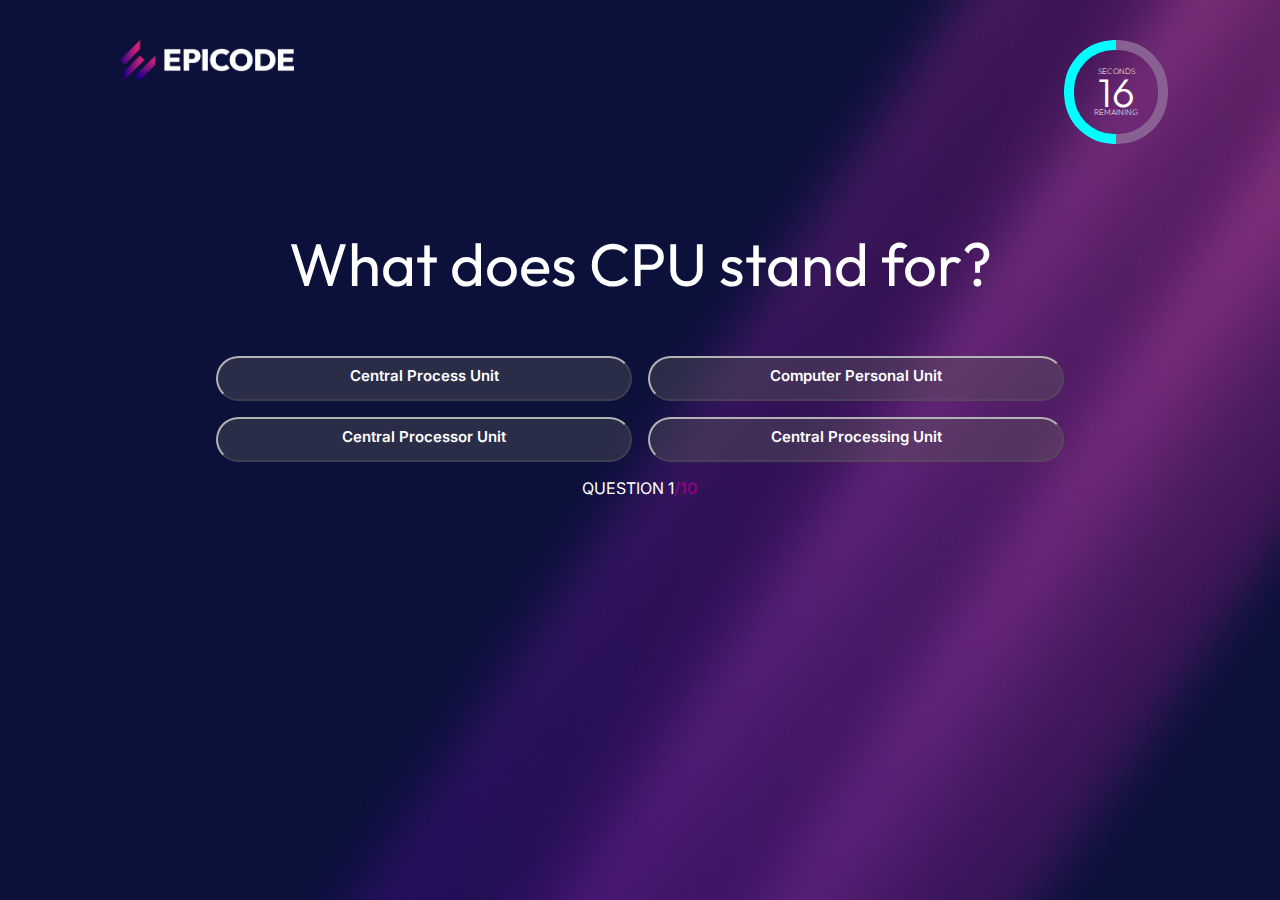
<file: benchmark.html>
<!DOCTYPE html>
<html lang="en">
  <head>
    <meta charset="UTF-8" />
    <meta name="viewport" content="width=device-width, initial-scale=1.0" />
    <link rel="stylesheet" href="./assets/css/style.css" />
    <title>Benchmark</title>
  </head>
  <body>
    <header>
      <img src="./assets/epicode_logo.png" alt="logo epicode" />

      <!-- COUNTER -->
      <div id="countdownContainer">
        <div class="countdown">
          <div class="timer">
            SECONDS
            <span class="numberCountdown">16</span>
            REMAINING
          </div>
          <div class="circle"></div>
        </div>
      </div>
    </header>
    <div class="container2">
      <!--  <div class="title"></div> -->

      <div id="questions">
        <!-- DOVE APPAIONO LE DOMANDE -->
        <div id="questionBody" class="title txRv"></div>
        <form id="form"></form>
        <!-- risposte -->
        <!-- NUMERO DOMANDA ATTUALE -->
        <p id="questionNumber"><span class="viola"></span></p>
        <!-- <div id="questionNumber"></div> -->

        <div id="link"></div>
      </div>
      <!-- <button id="randBtn">NEXT QUESTION &#8594;</button> -->
    </div>
    <script src="./benchmark.JS"></script>
  </body>
</html>
</file>
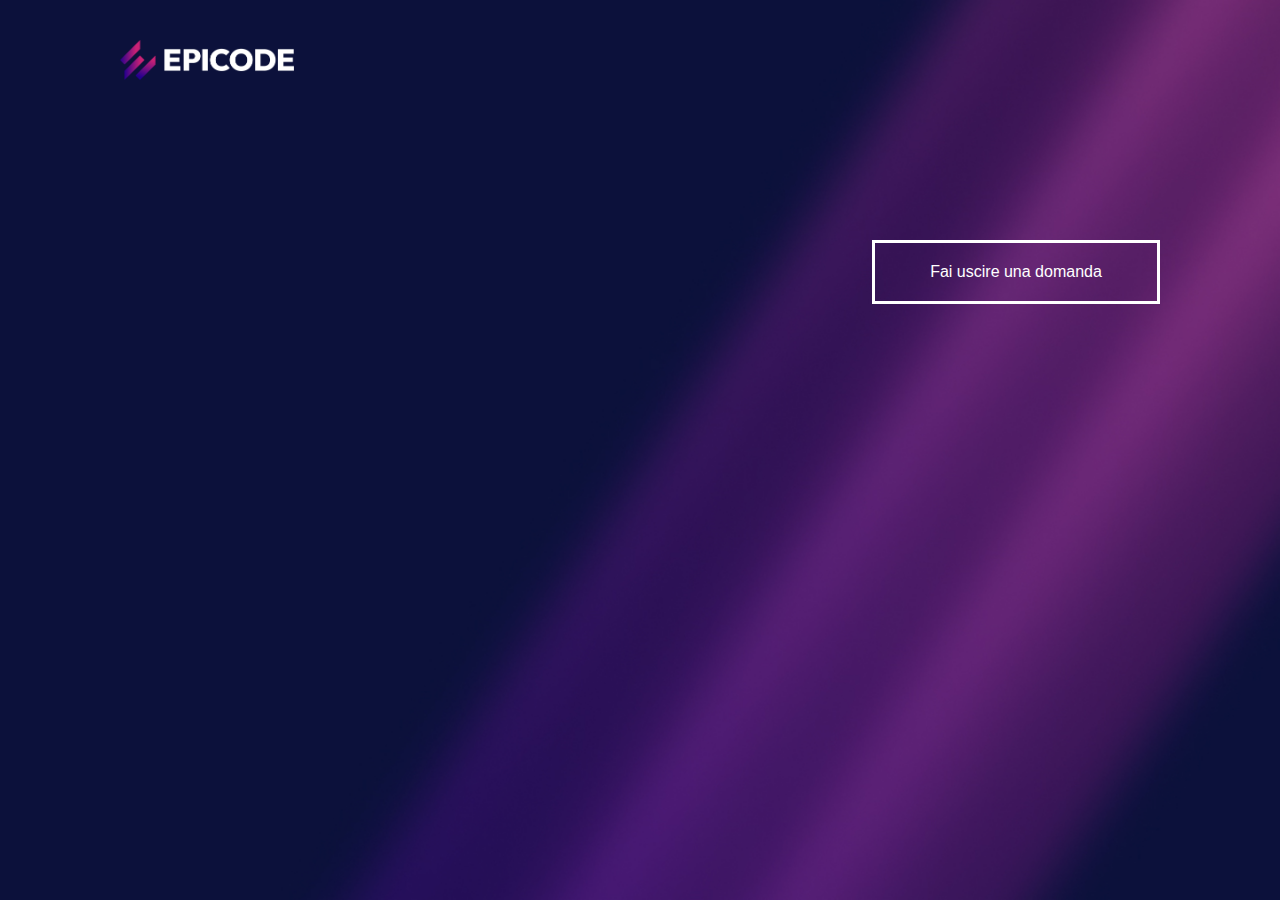
<file: benchmark2.html>
<!DOCTYPE html>
<html lang="en">
  <head>
    <meta charset="UTF-8" />
    <meta name="viewport" content="width=device-width, initial-scale=1.0" />
    <link rel="stylesheet" href="./assets/css/style.css" />
    <title>Pagina 2</title>
  </head>
  <body>
    <header>
      <img src="./assets/epicode_logo.png" alt="logo epicode" />
    </header>
    <div class="container2">
      <!--  <div class="title"></div> -->

      <button id="randBtn">Fai uscire una domanda</button>

      <div id="questions">
        <div id="questionBody"></div>
        <form id="form"></form>
        <div id="questionNumber"></div>
      </div>
    </div>

    <script src="./index.JS"></script>
  </body>
</html>
</file>
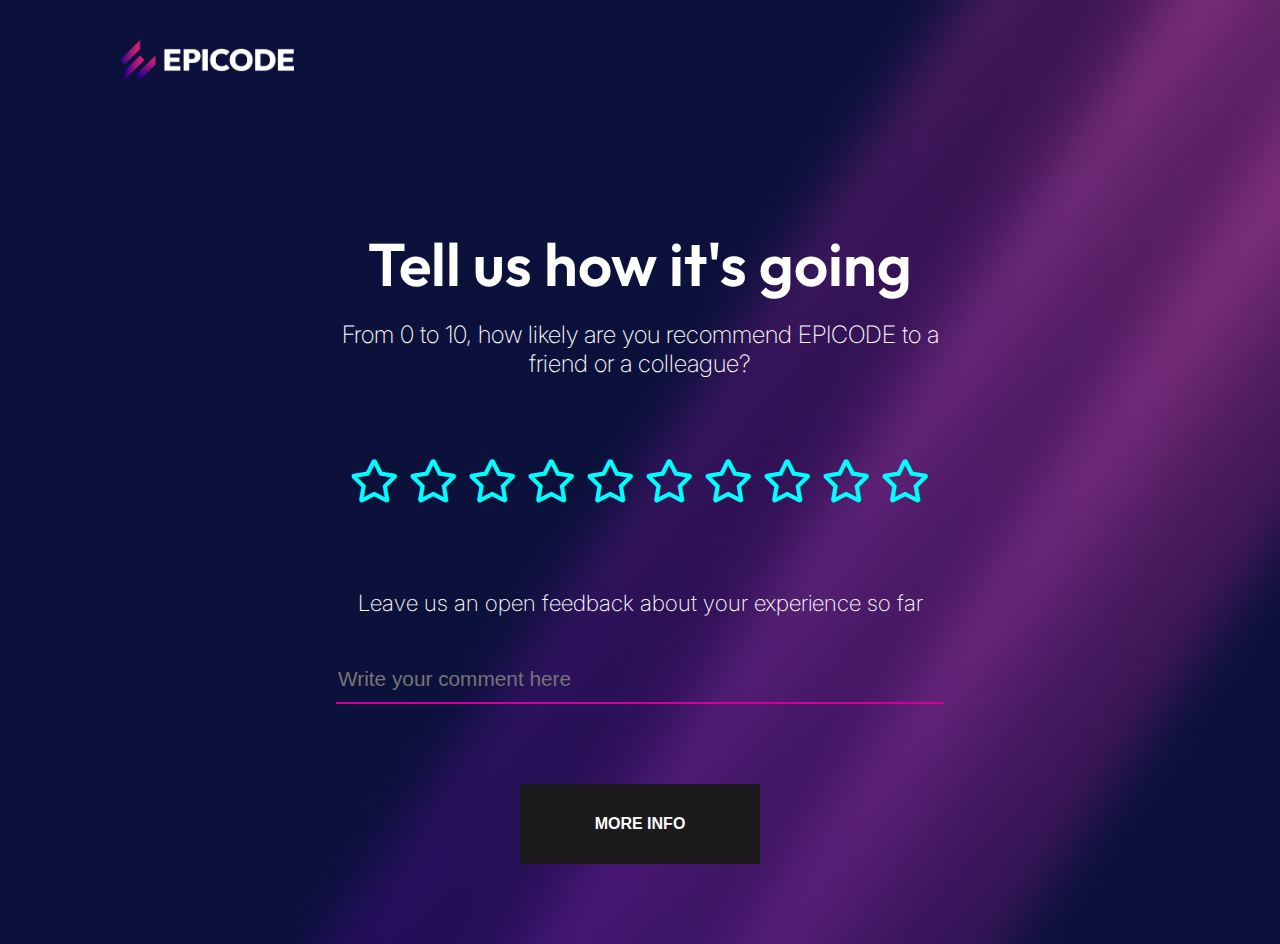
<file: recensioni.html>
<!DOCTYPE html>
<html lang="en">
  <head>
    <meta charset="UTF-8" />
    <meta name="viewport" content="width=device-width, initial-scale=1.0" />
    <title>Document</title>
    <link rel="stylesheet" href="./assets/css/style.css" />
  </head>
  <body>
    <header>
      <img src="./assets/epicode_logo.png" alt="logo epicode" />
      <!-- logo epicode -->
    </header>
    <main class="review">
      <form>
        <div class="title txRv">Tell us how it's going</div>
        <p class="paragReview">From 0 to 10, how likely are you recommend EPICODE to a friend or a colleague?</p>

        <div class="rating">
          <i class="rating__star far fa-star"></i>
          <i class="rating__star far fa-star"></i>
          <i class="rating__star far fa-star"></i>
          <i class="rating__star far fa-star"></i>
          <i class="rating__star far fa-star"></i>
          <i class="rating__star far fa-star"></i>
          <i class="rating__star far fa-star"></i>
          <i class="rating__star far fa-star"></i>
          <i class="rating__star far fa-star"></i>
          <i class="rating__star far fa-star"></i>
        </div>
        <p class="paragReview feed">Leave us an open feedback about your experience so far</p>
        <input type="text" placeholder="Write your comment here" id="commentInput" />
        <div class="button btnReviewCenter">
          <!-- DIV BOTTON-->
          <button class="btnReview" id="myButton">MORE INFO</button>
          <!-- BOTTON-->
        </div>
      </form>
    </main>
    <link
      rel="stylesheet"
      href="https://cdnjs.cloudflare.com/ajax/libs/font-awesome/5.15.4/css/all.min.css"
      integrity="sha512-1ycn6IcaQQ40/MKBW2W4Rhis/DbILU74C1vSrLJxCq57o941Ym01SwNsOMqvEBFlcgUa6xLiPY/NS5R+E6ztJQ=="
      crossorigin="anonymous"
      referrerpolicy="no-referrer"
    />
    <script src="./recensioni.js"></script>
  </body>
</html>
</file>
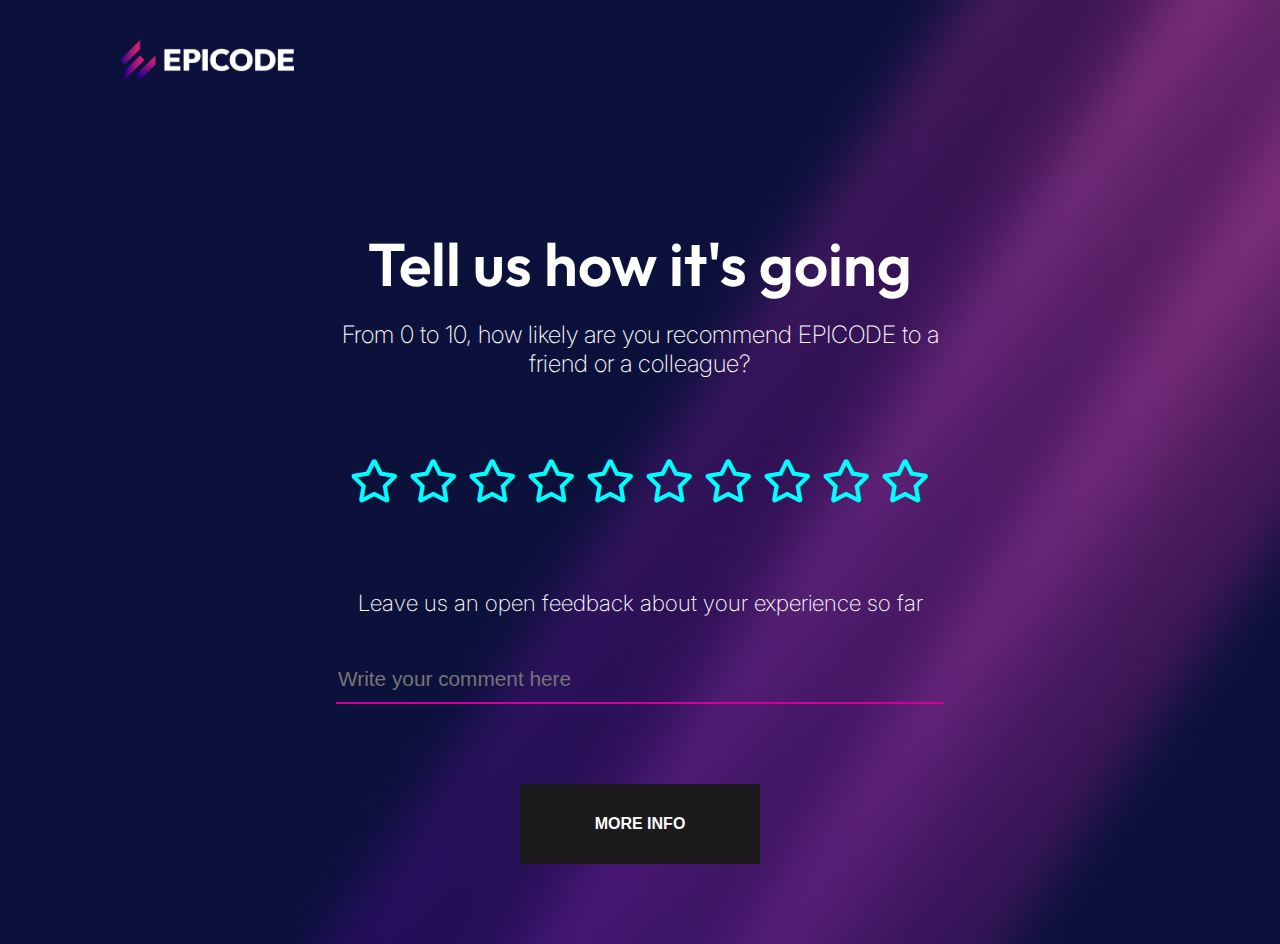
<file: reviews.html>
<!DOCTYPE html>
<html lang="en">
  <head>
    <meta charset="UTF-8" />
    <meta name="viewport" content="width=device-width, initial-scale=1.0" />
    <title>Reviews</title>
    <link rel="stylesheet" href="./assets/css/style.css" />
  </head>
  <body>
    <header>
      <img src="./assets/epicode_logo.png" alt="logo epicode" />
      <!-- logo epicode -->
    </header>
    <main class="review">
      <form>
        <div class="title txRv">Tell us how it's going</div>
        <p class="paragReview">From 0 to 10, how likely are you recommend EPICODE to a friend or a colleague?</p>

        <div class="rating">
          <i class="rating__star far fa-star"></i>
          <i class="rating__star far fa-star"></i>
          <i class="rating__star far fa-star"></i>
          <i class="rating__star far fa-star"></i>
          <i class="rating__star far fa-star"></i>
          <i class="rating__star far fa-star"></i>
          <i class="rating__star far fa-star"></i>
          <i class="rating__star far fa-star"></i>
          <i class="rating__star far fa-star"></i>
          <i class="rating__star far fa-star"></i>
        </div>
        <p class="paragReview feed">Leave us an open feedback about your experience so far</p>
        <input type="text" placeholder="Write your comment here" id="commentInput" />
        <div class="button btnReviewCenter">
          <!-- DIV BOTTON-->
          <button class="btnReview" id="myButton">MORE INFO</button>
          <!-- BOTTON-->
        </div>
      </form>
    </main>
    <link
      rel="stylesheet"
      href="https://cdnjs.cloudflare.com/ajax/libs/font-awesome/5.15.4/css/all.min.css"
      integrity="sha512-1ycn6IcaQQ40/MKBW2W4Rhis/DbILU74C1vSrLJxCq57o941Ym01SwNsOMqvEBFlcgUa6xLiPY/NS5R+E6ztJQ=="
      crossorigin="anonymous"
      referrerpolicy="no-referrer"
    />
    <script src="./reviews.js"></script>
  </body>
</html>
</file>
<file: assets/css/style.css>
@import url("https://fonts.googleapis.com/css2?family=Outfit:wght@300;600&display=swap");
/*titolo */

@import url("https://fonts.googleapis.com/css2?family=Inter:wght@200;500&display=swap"); /*corpo */

* {
  box-sizing: border-box;
  vertical-align: middle;
}

body {
  margin-inline: 7.5rem;
  background-image: url(/assets/bg.jpg);
  background-repeat: no-repeat;
  background-size: cover;
  color: white;
  font-family: "Inter", sans-serif;
  font-weight: 200;
  font-size: 16px;
}
header {
  margin-block: 2.5rem;
}
main {
  margin-block: 5rem;
}

header img {
  height: 2.5rem;
}
.title {
  font-size: 60px;
  font-weight: 300;
  font-family: "Outfit", sans-serif;
  line-height: 3rem;
  margin-block: 3rem;
}
.title span {
  font-weight: 600;
  display: block;
}

span {
  font-weight: 600;
}

h2 {
  color: #d20094;
  margin-block-end: 0.5rem;
}
div p {
  margin-block-start: 0.5rem;
}

.instruction {
  width: 35rem;
  margin-block-end: 3rem;
}

ul {
  padding-inline-start: 1rem;
}

/* .checkbox-button{
  margin-block-start: 9rem;
} */

/* CHECKBOX PRESO DA INTERNET */

/* MODIFICHE FATTE DA ME */

.checkbox {
  display: inline-block;
  padding-inline-end: 0.5rem;
}

/* Hide the default checkbox */
.container input {
  position: absolute;
  opacity: 0;
  cursor: pointer;
  height: 0;
  width: 0;
  border-radius: 5px;
}

.container {
  display: inline-block;
  position: relative;
  cursor: pointer;
  font-size: 0.8rem;
  user-select: none;
  border-radius: 5px;
  box-shadow: 2px 2px 0px rgb(183, 183, 183);
}

#checkboxLabel {
  /* top: -0.1em; */
  margin-right: 1em;
  top: -0.7em;
}

/* Create a custom checkbox */
.checkmark {
  /* position: relative; */
  position: absolute;
  top: 0;
  left: 0;
  height: 1.3em;
  width: 1.3em;
  background-color: #ccc;
  border-radius: 5px;
}

/* When the checkbox is checked, add a blue background */
.container input:checked ~ .checkmark {
  box-shadow: 3px 3px 0px rgb(183, 183, 183);
  transition: all 0.2s;
  opacity: 1;
  background-image: linear-gradient(45deg, rgb(100, 61, 219) 0%, rgb(217, 21, 239) 100%);
}

.container input ~ .checkmark {
  transition: all 0.2s;
  opacity: 1;
  /* box-shadow: 1px 1px 0px rgb(183, 183, 183); */
}

/* Create the checkmark/indicator (hidden when not checked) */
.checkmark:after {
  content: "";
  position: absolute;
  opacity: 0;
  transition: all 0.2s;
}

/* Show the checkmark when checked */
.container input:checked ~ .checkmark:after {
  opacity: 1;
  transition: all 0.2s;
}

/* Style the checkmark/indicator */
.container .checkmark:after {
  left: 0.45em;
  top: 0.25em;
  width: 0.25em;
  height: 0.5em;
  border: solid white;
  border-width: 0 0.15em 0.15em 0;
  transform: rotate(45deg);
}

/* BOTTONE PRESO DA INTERNET */

/* MODIFICA FATTA DA ME */

.button {
  display: inline-block;
  margin-inline-start: 12rem;
}

.btn {
  /* border-radius: 5rem; */
  border: none;
  width: 15em;
  height: 5em;
  display: flex;
  /* display: inline-block;  AGGIUNTO DA ME */
  justify-content: center;
  align-items: center;
  gap: 12px;
  background: #0000003d;
  cursor: pointer;
  transition: all 450ms ease-in-out;
  font-weight: 600;
  color: black;
  font-size: medium;
}

.btn a {
  text-decoration: none;
  font-weight: 600;
  font-size: 25px;
  font-weight: bold;
  color: black;
}

.btn a:visited {
  color: black;
}

.sparkle {
  fill: #aaaaaa;
  transition: all 800ms ease;
}

/* MODIFICARE DA QUA */
/* .btn:hover { 
   background-color: #00FFFF;
   box-shadow: inset 0px 1px 0px 0px rgba(255, 255, 255, 0.4),
   0px 0px 180px 0px #00FFFF;
} */
/* MODIFICA HOVER MOUSE SOPRA */

/* .btn:hover {       ORIGINALE
  background: linear-gradient(0deg,#A47CF3,#683FEA);
  box-shadow: inset 0px 1px 0px 0px rgba(255, 255, 255, 0.4),
  inset 0px -4px 0px 0px rgba(0, 0, 0, 0.2),
  0px 0px 0px 4px rgba(255, 255, 255, 0.2),
  0px 0px 180px 0px #9917FF;
  transform: translateY(-2px);
} */
/* ANIMAZIONE PASSA SOPRA IL MOUSE */
/* .btn:hover .text {
  color: black;
}

.btn:hover .sparkle {
  fill: black;
  transform: scale(1.2);
}  */

/* PROVA A INSERIRE MODIFICHE */

.btn.active {
  background-color: #00ffff;
  box-shadow: 0px 0px 20px 0px #00ffff;
  transform: translateY(-2px);
}

.btn.active .sparkle {
  fill: white;
  transform: scale(1.2);
}

/* CONTAINER 2 - FA APPARIRE LE DOMANDE */

.container2 {
  /* text-align: right; */
  margin-block-start: 10rem;
}

/* PAGINA REVIEW */

.review {
  text-align: center;
  margin-inline: auto;
  width: 38rem;
  margin-block-start: 10rem;
}

.paragReview {
  font-size: 1.5rem;
  margin-block-end: 2.5rem;
}

.txRv {
  margin-block-start: 7rem;
  font-weight: 600;
  margin-block-end: 2rem;
}

/* PROVA BOTTONE STELLA */

.rating {
  font-size: 2.7rem;
  display: inline-block;
  margin-block-start: 2rem;
  margin-block-end: 4rem;
}

.rating__star {
  cursor: pointer;
  color: #00ffff;
}
/* feedback */
.feed {
  font-size: 1.4rem;
}

/* CASELLA COMMENTO */
input {
  width: 100%;
  background-color: transparent;
  border-block-start: none;
  border-inline: none;
  border-color: #d20094;
}

/* BOTTONE PAGINE REVIEW */

.btnReview {
  border: none;
  width: 15em;
  height: 5em;
  justify-content: center;
  align-items: center;
  background: #1c1a1c;
  cursor: pointer;
  transition: all 450ms ease-in-out;
  font-weight: 600;
  color: white;

  font-size: medium;
}

.btnReview:hover {
  background: #00ffff;
  box-shadow: 0px 0px 180px 0px #00ffff;
  transform: translateY(-2px);
}

.btnReviewCenter {
  margin-inline: auto;
  margin-block-start: 5rem;
}

/* CAMPO INPUT */
input {
  height: 3rem;
  font-size: 1.3rem;
  color: white;
}

/* PAGINA RESULT */

.result {
  text-align: center;
  margin-block: 0;
}

.resultBtn {
  width: 17rem;
  height: 5rem;
  background-color: transparent;
  border: 3px solid white;
  font-size: 30px;
  font-weight: 600;
  font-family: "Outfit", sans-serif;
  color: white;
  cursor: pointer;
  text-decoration: none;
  transition: all 450ms ease-in-out;
  padding: 10px;
}

.resultBtn:hover {
  box-shadow: 0px 0px 30px 2px #00ffff;
  transform: translateY(-2px);
}

.lastPage {
  margin-block-start: 3rem;
  text-align: center;
}

/* DONUT */

#container_donut {
  width: 500px;
  height: 500px;
  display: inline-block;
}

/* PAGINA RESULT */

.percent {
  display: inline-block;
}

#giusteNum,
#sbagliateNum {
  font-size: 25px;
}

/* TIMER PAGINA BENCHMARK */

.countdown {
  width: 6.5rem;
  height: 6.5rem;
  position: relative;
}
.circle {
  content: "";
  background: conic-gradient(#886192 50%, #00ffff 20%) border-box;
  -webkit-mask: /*4*/ conic-gradient(#fff 0 0) padding-box, conic-gradient(#fff 0 0);
  -webkit-mask-composite: xor; /*5'*/
  mask-composite: exclude; /*5*/
  border: 10px solid transparent;
  border-radius: 50px;
  width: 100%;
  height: 100%;
  position: absolute;
  top: 0px;
  left: 0px;
}
.timer {
  text-align: center;
  height: 100%;
  display: flex;
  align-items: center;
  justify-content: center;
  flex-direction: column;
}

#countdownContainer {
  display: inline-block;
  position: absolute;
  right: 7rem;
  font-family: "Outfit", sans-serif;
  font-size: 8px;
  line-height: 1.3rem;
}

.numberCountdown {
  font-size: 40px;
  font-weight: 300;
  font-family: "Outfit", sans-serif;
}

#form {
  display: inline-block;
  width: 100%;
}

/* prova disposizione */

.options {
  display: inline-block;
}

/* TESTO E TASTO PROX DOMANDA */

#questionBody {
  font-weight: 400;
  margin-bottom: 1em;
  padding-inline: 2em;
}

.container2 {
  text-align: right;
}

#questions {
  text-align: center;
}

#randBtn {
  margin-block-end: 3rem;
  width: 18rem;
  height: 4rem;
  margin-block-end: 3rem;
  border-color: white;
  background: transparent;
  color: white;
  font-size: 16px;
  border: solid;
  cursor: pointer;
}

/* RATE BUTTON PAGINE RESULT */

.rateBtnContainer {
  text-align: center;
  cursor: pointer;
}
.rateBtn {
  width: 17rem;
  height: 5rem;
  background-color: transparent;
  border: 3px solid white;
  font-size: 30px;
  font-weight: 600;
  font-family: "Outfit", sans-serif;
  color: white;
  cursor: pointer;
  margin-top: -1rem;
  margin-bottom: 10rem;

  transition: all 450ms ease-in-out;
}
.rateBtn:hover {
  box-shadow: 0px 0px 30px 2px #00ffff;
  transform: translateY(-2px);
}
.rateBtn a {
  color: white;
  text-decoration: none;
}

.rateBtn a:visited {
  color: white;
  text-decoration: none;
}

/* QUESTION 1 SU 10 */

#questionNumber {
  font-weight: bolder;
}

.viola {
  color: #900080;
  vertical-align: baseline;
}

/* BOTTONE RISPOSTE */

.labelAbsolute:hover {
  background: linear-gradient(180deg, #d20094, #900080);
}

.labelAbsolute:active {
  box-shadow: 2px 2px 5px #d20094;
}

/* disposizioni tasti risposte */

.inputRelative {
  display: none;
}

.labelAbsolute {
  font-size: 15px;
  color: white;
  display: inline-block;
  padding-block-start: 0.5rem;
  margin: 0.5rem;
  width: 40%;
  height: 45px;
  border-radius: 3em;
  border: 2px solid;
  border-top-color: #b3b3b3;
  border-left-color: #b3b3b3;
  border-bottom-color: #5c5c5c61;
  border-right-color: #5c5c5c61;
  background-color: #5c5c5c61;
  cursor: pointer;
  font-weight: 600;
}

/* PROVA CHECK LABEL */
.inputRelative:checked + .labelAbsolute {
  background: linear-gradient(180deg, #d20094, #900080);
}
</file>
